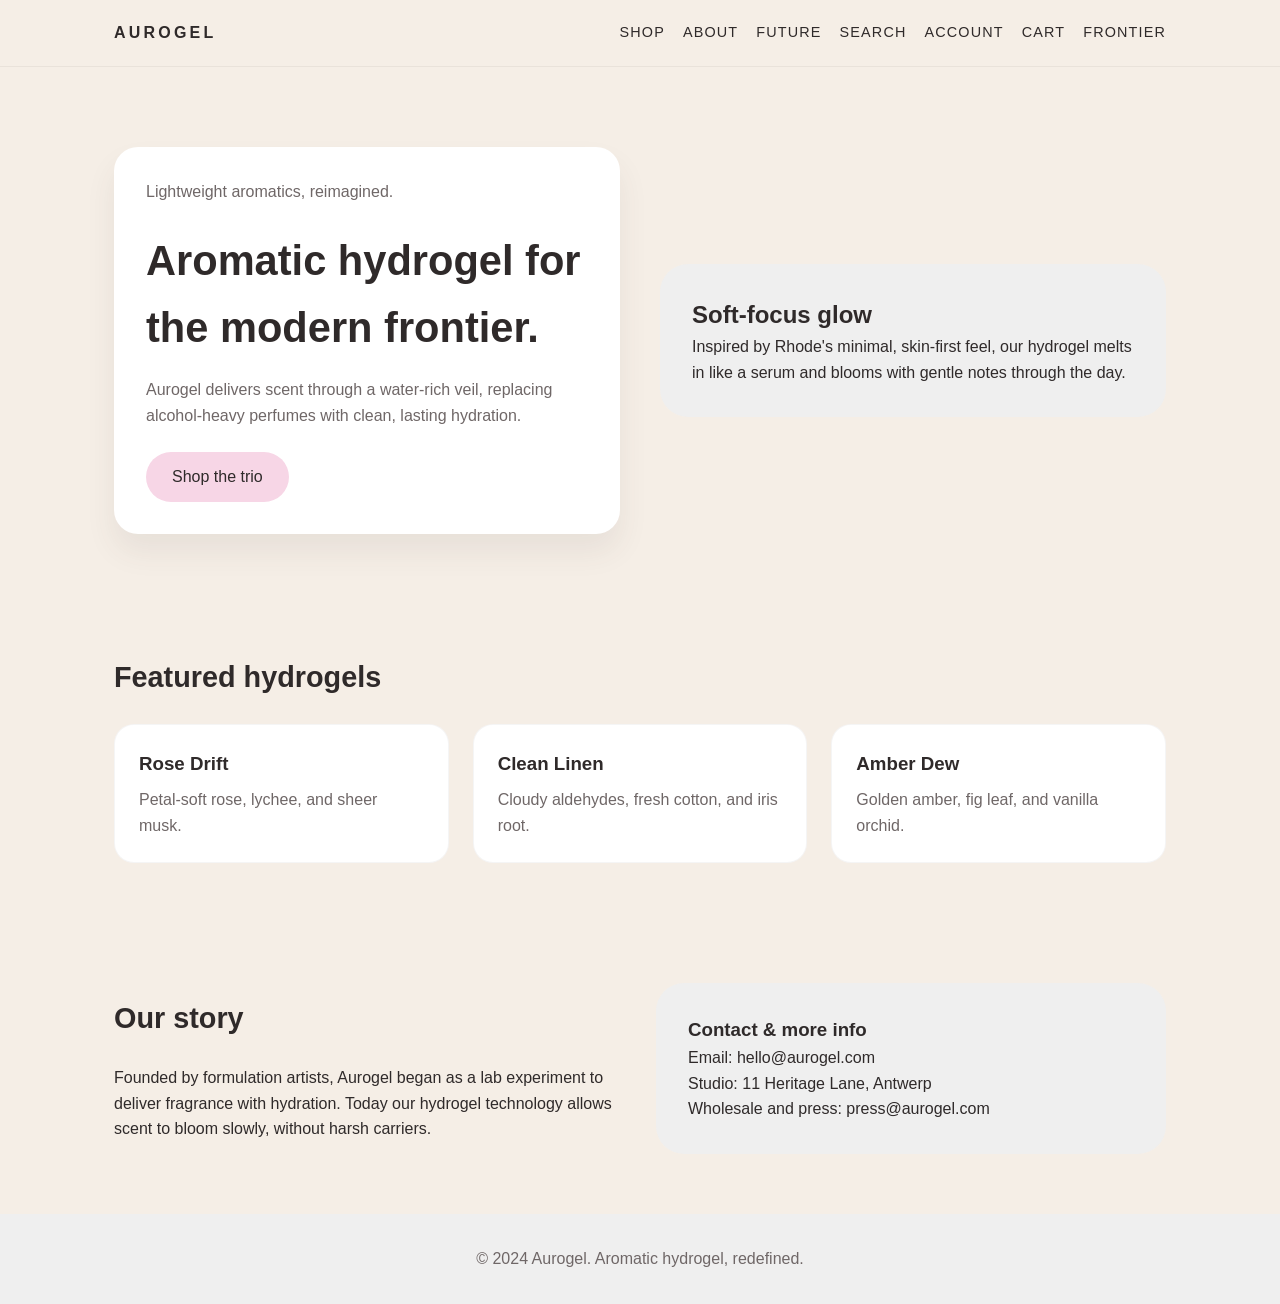
<file: index.html>
<!DOCTYPE html>
<html lang="en">
<head>
  <meta charset="UTF-8" />
  <meta name="viewport" content="width=device-width, initial-scale=1.0" />
  <title>Frontier | Aurogel</title>
  <link rel="stylesheet" href="styles.css" />
</head>
<body>
  <header>
    <nav>
      <div class="logo">Aurogel</div>
      <div class="nav-links">
        <a href="shop.html">Shop</a>
        <a href="about.html">About</a>
        <a href="future.html">Future</a>
        <a href="search.html">Search</a>
        <a href="account.html">Account</a>
        <a href="cart.html">Cart</a>
        <a href="index.html">Frontier</a>
      </div>
    </nav>
  </header>

  <main>
    <section class="hero">
      <div class="hero-card">
        <p>Lightweight aromatics, reimagined.</p>
        <h1>Aromatic hydrogel for the modern frontier.</h1>
        <p>
          Aurogel delivers scent through a water-rich veil, replacing alcohol-heavy
          perfumes with clean, lasting hydration.
        </p>
        <a class="button" href="shop.html">Shop the trio</a>
      </div>
      <div class="banner">
        <h2>Soft-focus glow</h2>
        <p>
          Inspired by Rhode's minimal, skin-first feel, our hydrogel melts in like
          a serum and blooms with gentle notes through the day.
        </p>
      </div>
    </section>

    <section class="section">
      <h2 class="section-title">Featured hydrogels</h2>
      <div class="card-grid">
        <div class="card">
          <h3>Rose Drift</h3>
          <p>Petal-soft rose, lychee, and sheer musk.</p>
        </div>
        <div class="card">
          <h3>Clean Linen</h3>
          <p>Cloudy aldehydes, fresh cotton, and iris root.</p>
        </div>
        <div class="card">
          <h3>Amber Dew</h3>
          <p>Golden amber, fig leaf, and vanilla orchid.</p>
        </div>
      </div>
    </section>

    <section class="section split">
      <div>
        <h2 class="section-title">Our story</h2>
        <p>
          Founded by formulation artists, Aurogel began as a lab experiment to
          deliver fragrance with hydration. Today our hydrogel technology allows
          scent to bloom slowly, without harsh carriers.
        </p>
      </div>
      <div class="banner">
        <h3>Contact & more info</h3>
        <p>Email: hello@aurogel.com</p>
        <p>Studio: 11 Heritage Lane, Antwerp</p>
        <p>Wholesale and press: press@aurogel.com</p>
      </div>
    </section>
  </main>

  <footer>
    <p>© 2024 Aurogel. Aromatic hydrogel, redefined.</p>
  </footer>
</body>
</html>
</file>
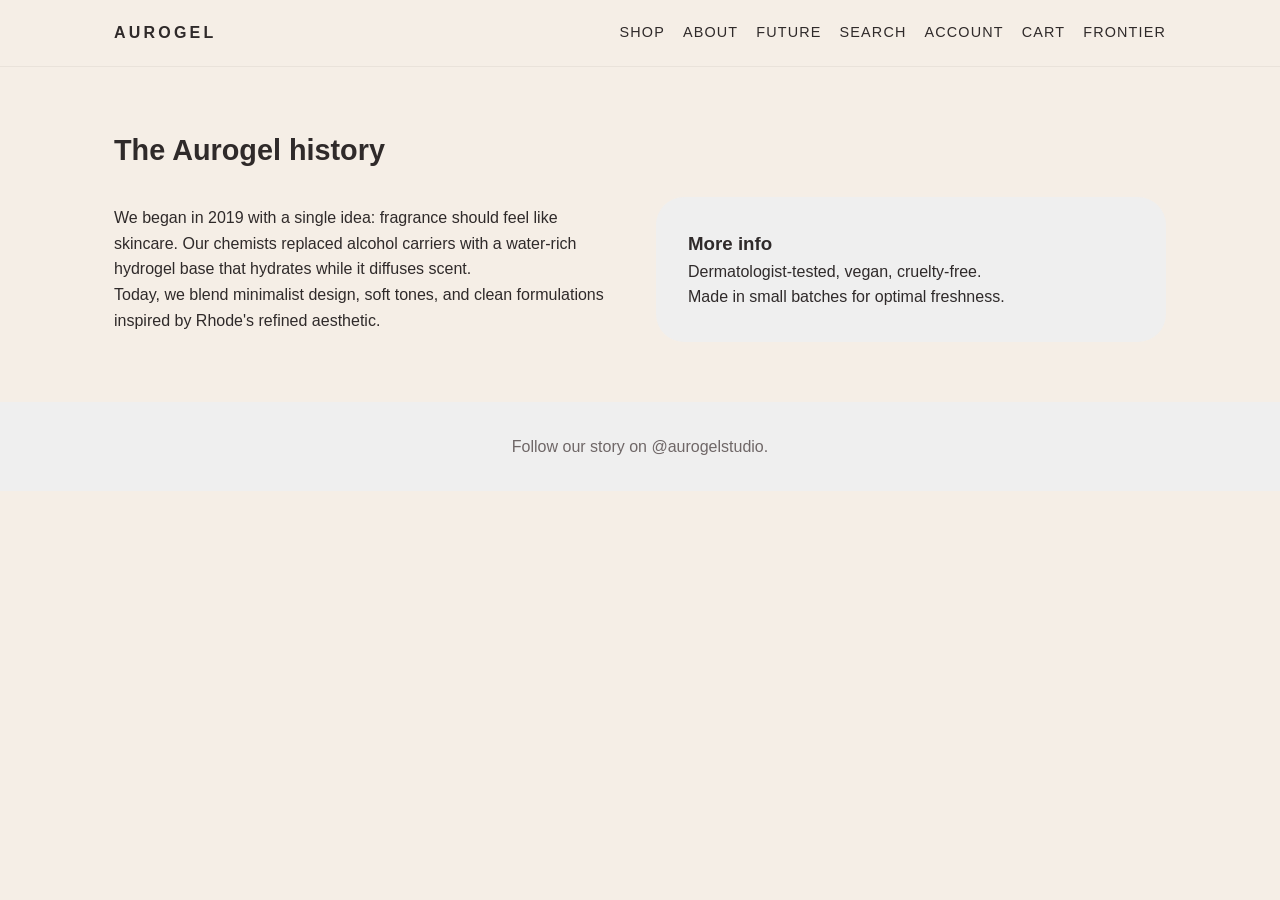
<file: about.html>
<!DOCTYPE html>
<html lang="en">
<head>
  <meta charset="UTF-8" />
  <meta name="viewport" content="width=device-width, initial-scale=1.0" />
  <title>About | Aurogel</title>
  <link rel="stylesheet" href="styles.css" />
</head>
<body>
  <header>
    <nav>
      <div class="logo">Aurogel</div>
      <div class="nav-links">
        <a href="shop.html">Shop</a>
        <a href="about.html">About</a>
        <a href="future.html">Future</a>
        <a href="search.html">Search</a>
        <a href="account.html">Account</a>
        <a href="cart.html">Cart</a>
        <a href="index.html">Frontier</a>
      </div>
    </nav>
  </header>

  <main class="section">
    <h1 class="section-title">The Aurogel history</h1>
    <div class="split">
      <div>
        <p>
          We began in 2019 with a single idea: fragrance should feel like
          skincare. Our chemists replaced alcohol carriers with a water-rich
          hydrogel base that hydrates while it diffuses scent.
        </p>
        <p>
          Today, we blend minimalist design, soft tones, and clean formulations
          inspired by Rhode's refined aesthetic.
        </p>
      </div>
      <div class="banner">
        <h3>More info</h3>
        <p>Dermatologist-tested, vegan, cruelty-free.</p>
        <p>Made in small batches for optimal freshness.</p>
      </div>
    </div>
  </main>

  <footer>
    <p>Follow our story on @aurogelstudio.</p>
  </footer>
</body>
</html>
</file>
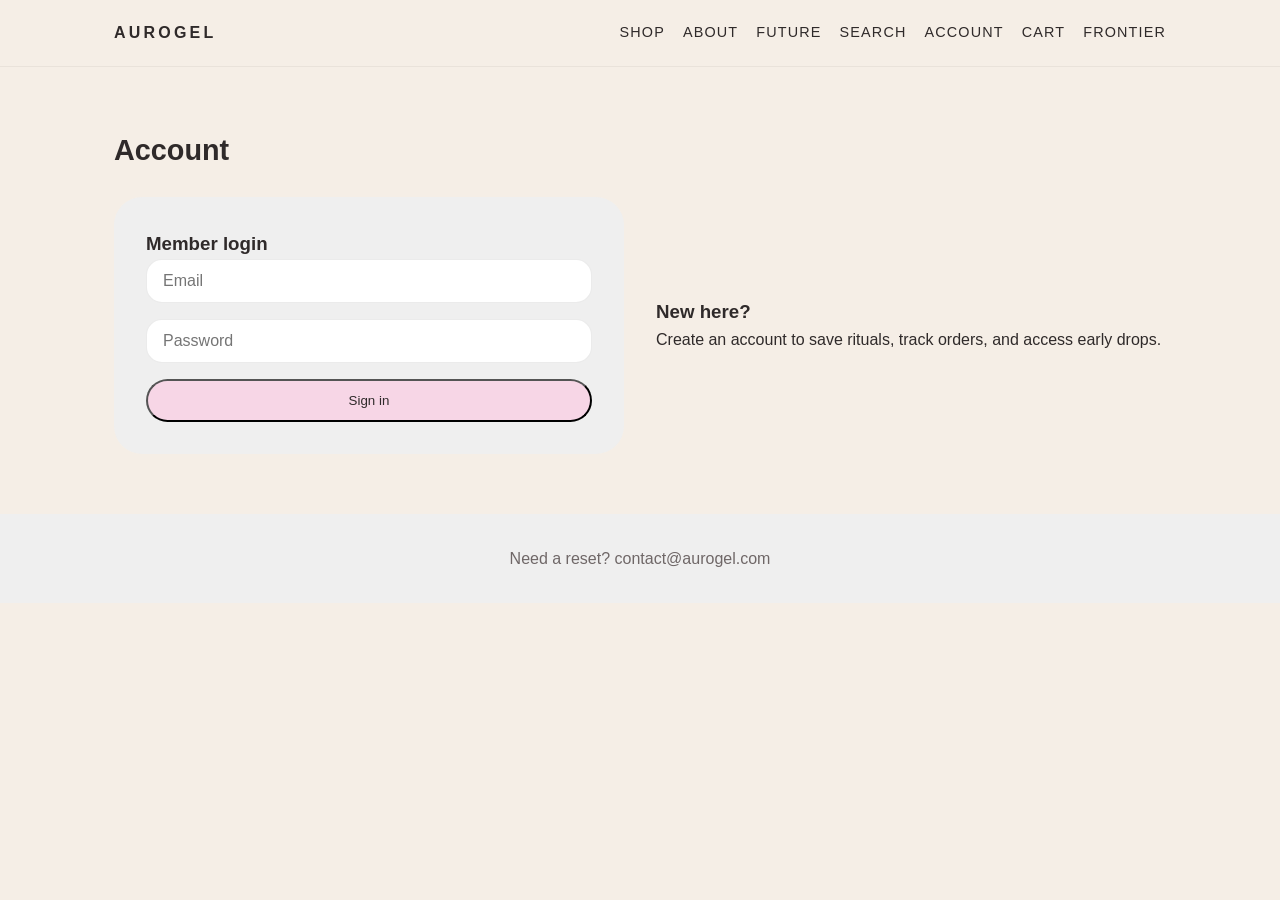
<file: account.html>
<!DOCTYPE html>
<html lang="en">
<head>
  <meta charset="UTF-8" />
  <meta name="viewport" content="width=device-width, initial-scale=1.0" />
  <title>Account | Aurogel</title>
  <link rel="stylesheet" href="styles.css" />
</head>
<body>
  <header>
    <nav>
      <div class="logo">Aurogel</div>
      <div class="nav-links">
        <a href="shop.html">Shop</a>
        <a href="about.html">About</a>
        <a href="future.html">Future</a>
        <a href="search.html">Search</a>
        <a href="account.html">Account</a>
        <a href="cart.html">Cart</a>
        <a href="index.html">Frontier</a>
      </div>
    </nav>
  </header>

  <main class="section">
    <h1 class="section-title">Account</h1>
    <div class="split">
      <div class="banner">
        <h3>Member login</h3>
        <form>
          <input type="email" placeholder="Email" />
          <input type="password" placeholder="Password" />
          <button class="button" type="submit">Sign in</button>
        </form>
      </div>
      <div>
        <h3>New here?</h3>
        <p>Create an account to save rituals, track orders, and access early drops.</p>
      </div>
    </div>
  </main>

  <footer>
    <p>Need a reset? contact@aurogel.com</p>
  </footer>
</body>
</html>
</file>
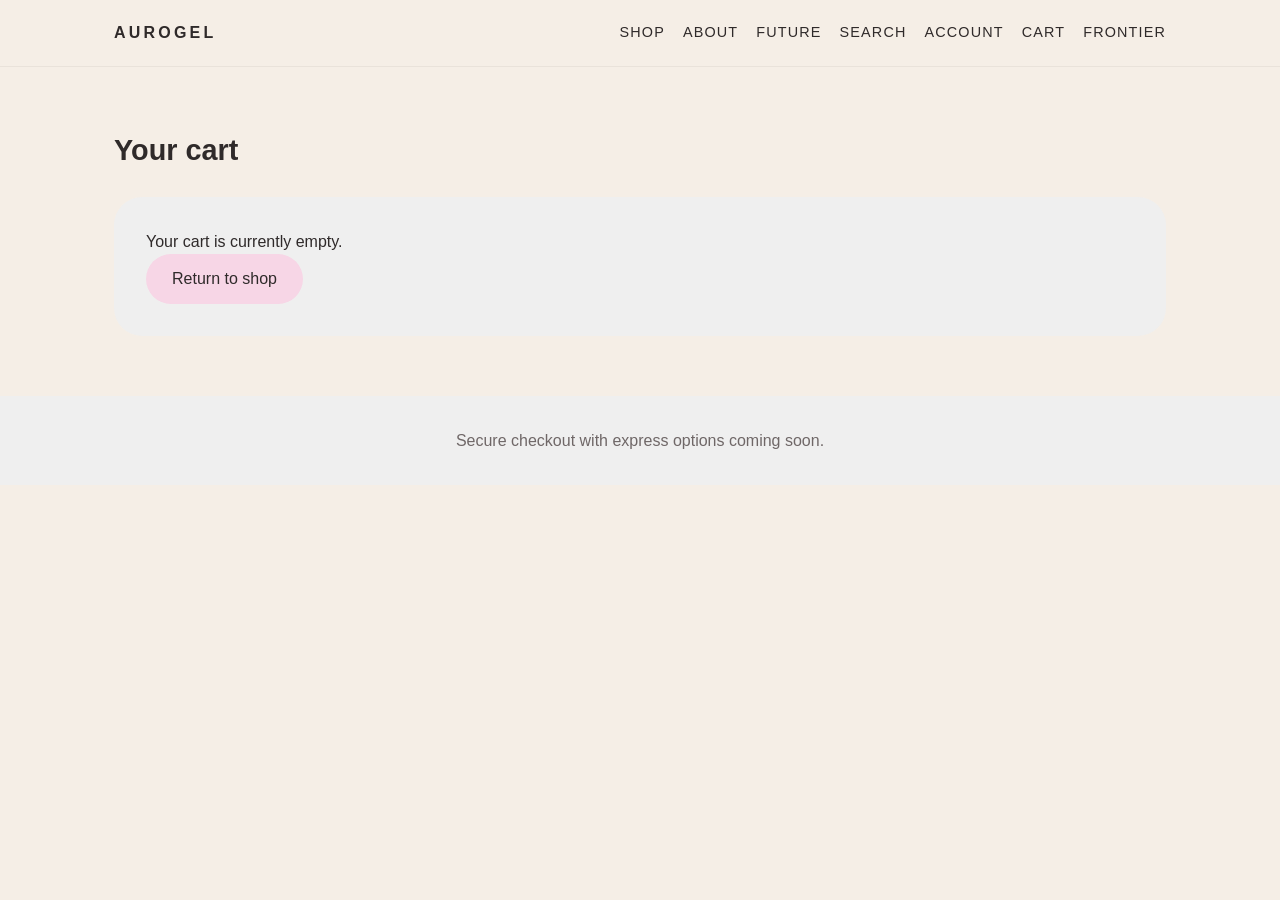
<file: cart.html>
<!DOCTYPE html>
<html lang="en">
<head>
  <meta charset="UTF-8" />
  <meta name="viewport" content="width=device-width, initial-scale=1.0" />
  <title>Cart | Aurogel</title>
  <link rel="stylesheet" href="styles.css" />
</head>
<body>
  <header>
    <nav>
      <div class="logo">Aurogel</div>
      <div class="nav-links">
        <a href="shop.html">Shop</a>
        <a href="about.html">About</a>
        <a href="future.html">Future</a>
        <a href="search.html">Search</a>
        <a href="account.html">Account</a>
        <a href="cart.html">Cart</a>
        <a href="index.html">Frontier</a>
      </div>
    </nav>
  </header>

  <main class="section">
    <h1 class="section-title">Your cart</h1>
    <div class="banner">
      <p>Your cart is currently empty.</p>
      <a class="button" href="shop.html">Return to shop</a>
    </div>
  </main>

  <footer>
    <p>Secure checkout with express options coming soon.</p>
  </footer>
</body>
</html>
</file>
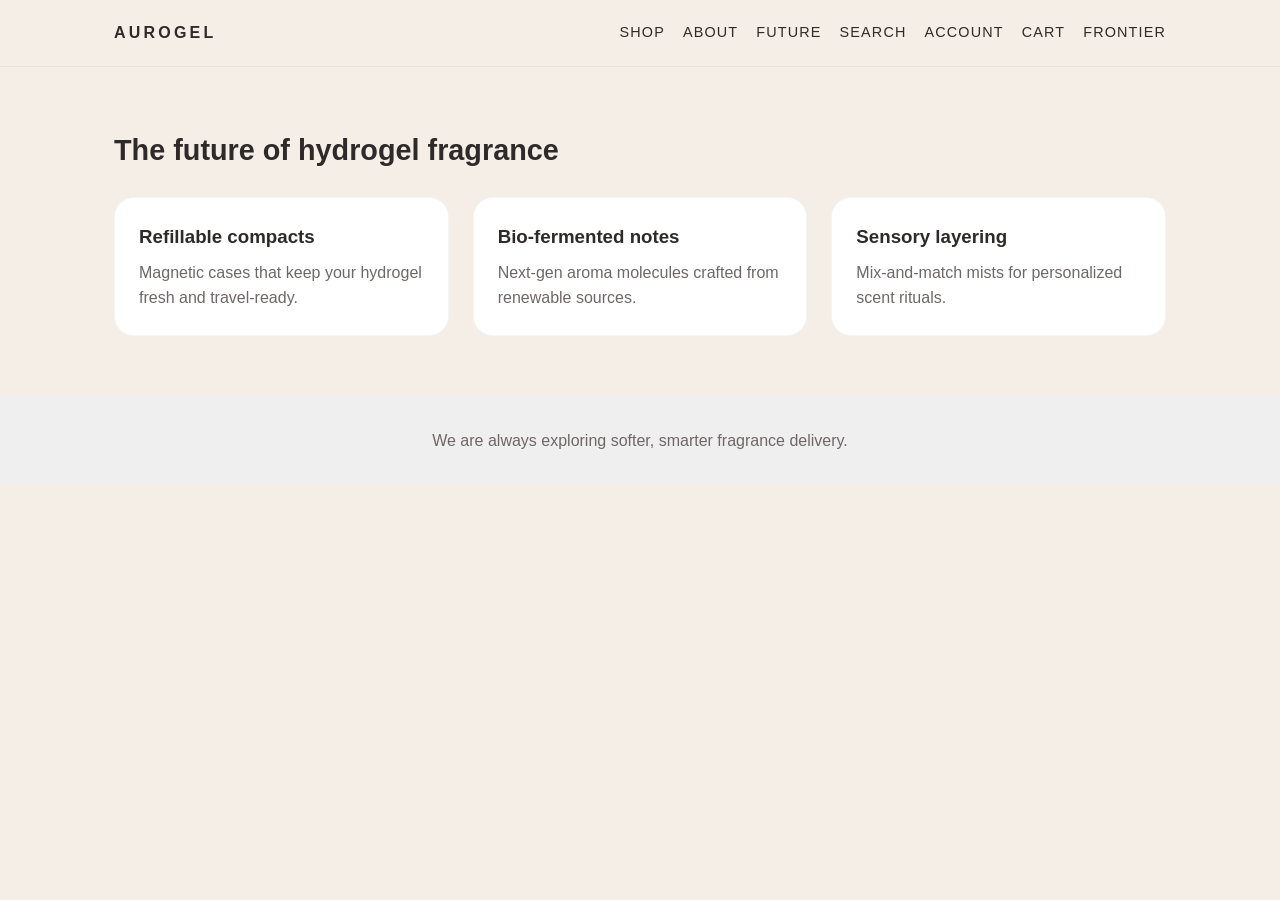
<file: future.html>
<!DOCTYPE html>
<html lang="en">
<head>
  <meta charset="UTF-8" />
  <meta name="viewport" content="width=device-width, initial-scale=1.0" />
  <title>Future | Aurogel</title>
  <link rel="stylesheet" href="styles.css" />
</head>
<body>
  <header>
    <nav>
      <div class="logo">Aurogel</div>
      <div class="nav-links">
        <a href="shop.html">Shop</a>
        <a href="about.html">About</a>
        <a href="future.html">Future</a>
        <a href="search.html">Search</a>
        <a href="account.html">Account</a>
        <a href="cart.html">Cart</a>
        <a href="index.html">Frontier</a>
      </div>
    </nav>
  </header>

  <main class="section">
    <h1 class="section-title">The future of hydrogel fragrance</h1>
    <div class="card-grid">
      <div class="card">
        <h3>Refillable compacts</h3>
        <p>Magnetic cases that keep your hydrogel fresh and travel-ready.</p>
      </div>
      <div class="card">
        <h3>Bio-fermented notes</h3>
        <p>Next-gen aroma molecules crafted from renewable sources.</p>
      </div>
      <div class="card">
        <h3>Sensory layering</h3>
        <p>Mix-and-match mists for personalized scent rituals.</p>
      </div>
    </div>
  </main>

  <footer>
    <p>We are always exploring softer, smarter fragrance delivery.</p>
  </footer>
</body>
</html>
</file>
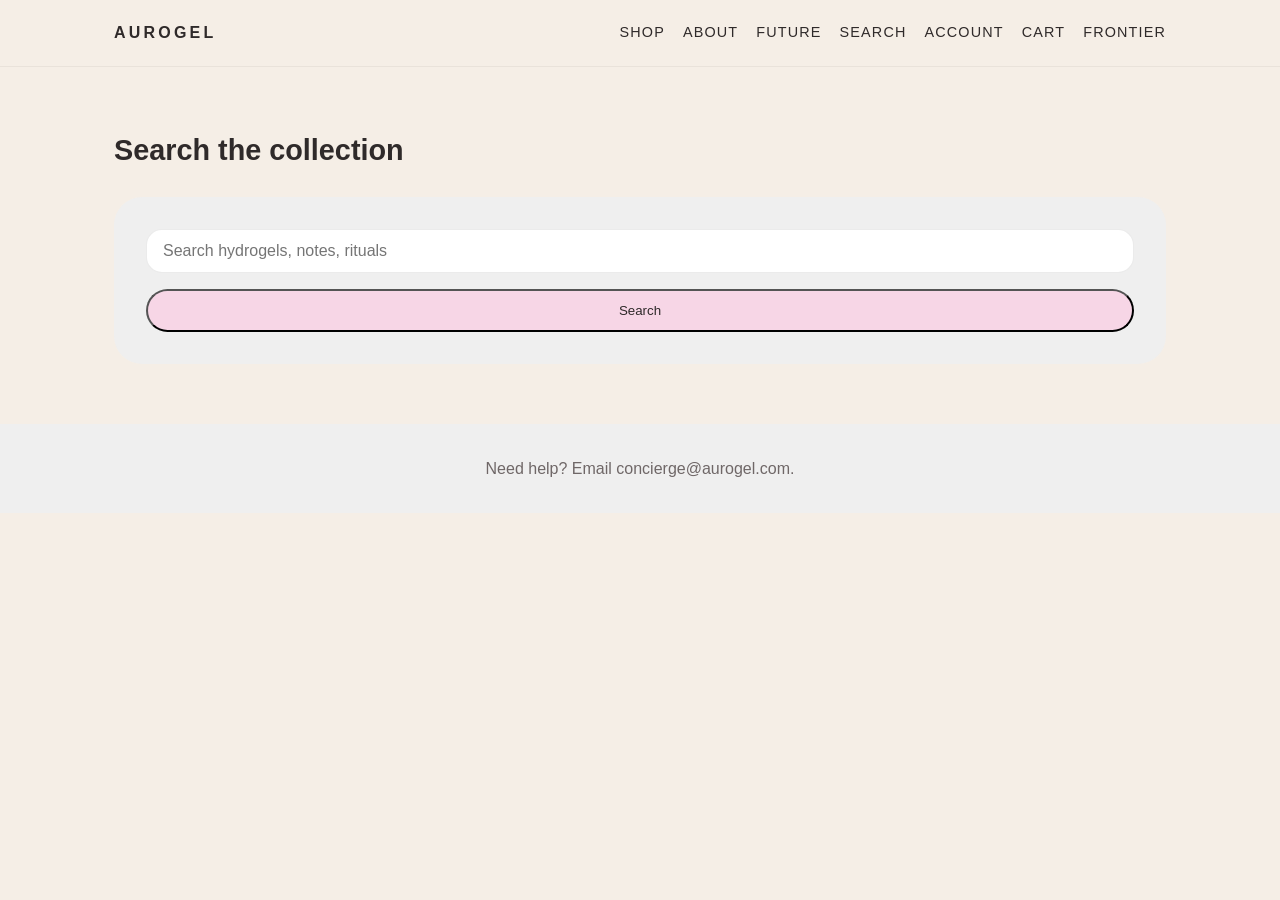
<file: search.html>
<!DOCTYPE html>
<html lang="en">
<head>
  <meta charset="UTF-8" />
  <meta name="viewport" content="width=device-width, initial-scale=1.0" />
  <title>Search | Aurogel</title>
  <link rel="stylesheet" href="styles.css" />
</head>
<body>
  <header>
    <nav>
      <div class="logo">Aurogel</div>
      <div class="nav-links">
        <a href="shop.html">Shop</a>
        <a href="about.html">About</a>
        <a href="future.html">Future</a>
        <a href="search.html">Search</a>
        <a href="account.html">Account</a>
        <a href="cart.html">Cart</a>
        <a href="index.html">Frontier</a>
      </div>
    </nav>
  </header>

  <main class="section">
    <h1 class="section-title">Search the collection</h1>
    <div class="banner">
      <form>
        <input type="text" placeholder="Search hydrogels, notes, rituals" />
        <button class="button" type="submit">Search</button>
      </form>
    </div>
  </main>

  <footer>
    <p>Need help? Email concierge@aurogel.com.</p>
  </footer>
</body>
</html>
</file>
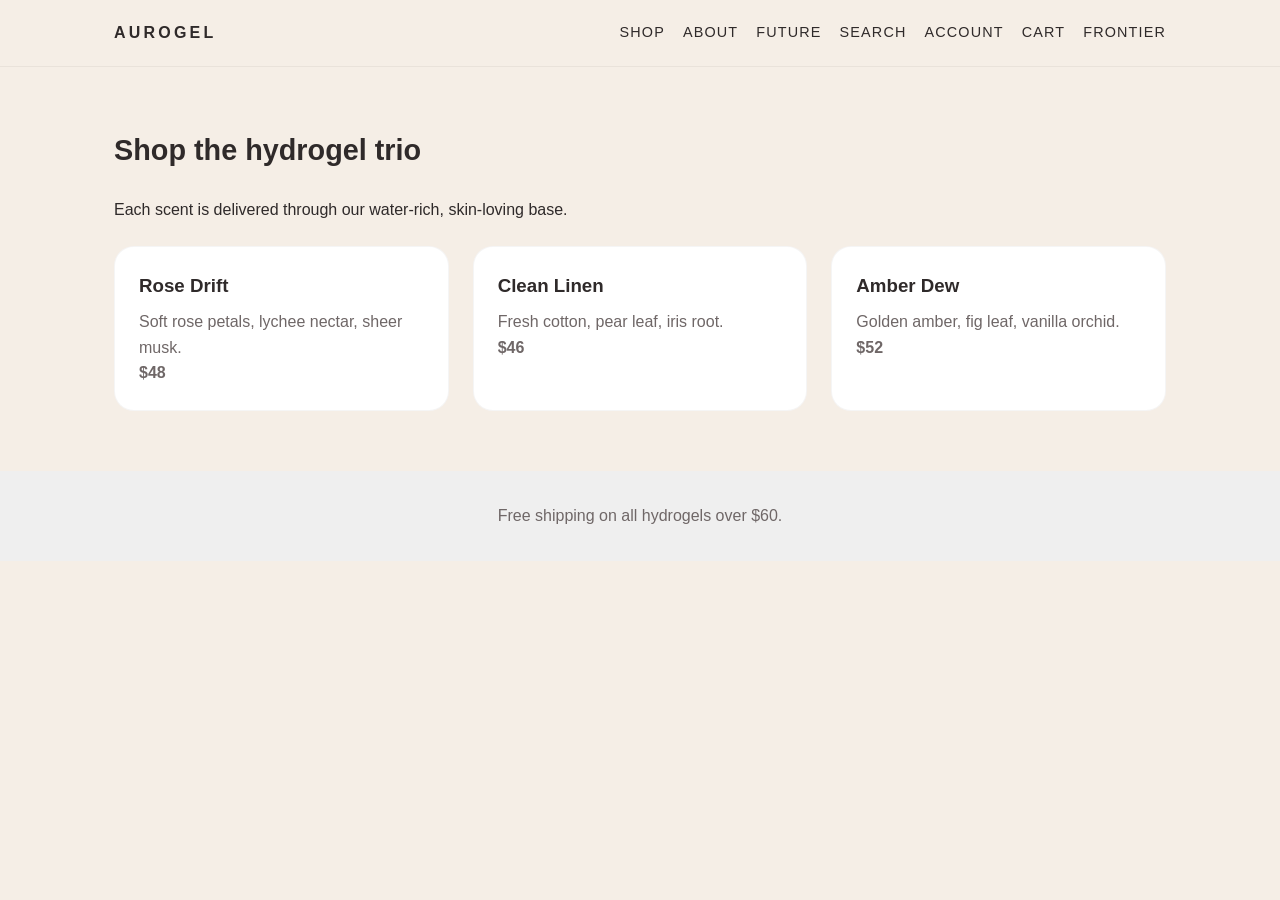
<file: shop.html>
<!DOCTYPE html>
<html lang="en">
<head>
  <meta charset="UTF-8" />
  <meta name="viewport" content="width=device-width, initial-scale=1.0" />
  <title>Shop | Aurogel</title>
  <link rel="stylesheet" href="styles.css" />
</head>
<body>
  <header>
    <nav>
      <div class="logo">Aurogel</div>
      <div class="nav-links">
        <a href="shop.html">Shop</a>
        <a href="about.html">About</a>
        <a href="future.html">Future</a>
        <a href="search.html">Search</a>
        <a href="account.html">Account</a>
        <a href="cart.html">Cart</a>
        <a href="index.html">Frontier</a>
      </div>
    </nav>
  </header>

  <main class="section">
    <h1 class="section-title">Shop the hydrogel trio</h1>
    <p>Each scent is delivered through our water-rich, skin-loving base.</p>
    <div class="card-grid" style="margin-top: 24px;">
      <div class="card">
        <h3>Rose Drift</h3>
        <p>Soft rose petals, lychee nectar, sheer musk.</p>
        <p><strong>$48</strong></p>
      </div>
      <div class="card">
        <h3>Clean Linen</h3>
        <p>Fresh cotton, pear leaf, iris root.</p>
        <p><strong>$46</strong></p>
      </div>
      <div class="card">
        <h3>Amber Dew</h3>
        <p>Golden amber, fig leaf, vanilla orchid.</p>
        <p><strong>$52</strong></p>
      </div>
    </div>
  </main>

  <footer>
    <p>Free shipping on all hydrogels over $60.</p>
  </footer>
</body>
</html>
</file>
<file: styles.css>
:root {
  --beige: #f5eee6;
  --grey: #efefef;
  --pink: #f7d6e6;
  --ink: #2f2a2a;
  --muted: #6f6767;
  --white: #ffffff;
  --accent: #d9a8b2;
}

* {
  box-sizing: border-box;
  margin: 0;
  padding: 0;
}

body {
  font-family: "Inter", "Helvetica Neue", sans-serif;
  color: var(--ink);
  background: var(--beige);
  line-height: 1.6;
}

header {
  position: sticky;
  top: 0;
  z-index: 10;
  background: rgba(245, 238, 230, 0.9);
  backdrop-filter: blur(10px);
  border-bottom: 1px solid rgba(0, 0, 0, 0.05);
}

nav {
  max-width: 1100px;
  margin: 0 auto;
  display: flex;
  align-items: center;
  justify-content: space-between;
  padding: 20px 24px;
}

.logo {
  font-weight: 600;
  letter-spacing: 0.2em;
  text-transform: uppercase;
}

.nav-links {
  display: flex;
  gap: 18px;
  flex-wrap: wrap;
}

.nav-links a {
  text-decoration: none;
  color: var(--ink);
  font-size: 0.9rem;
  text-transform: uppercase;
  letter-spacing: 0.08em;
}

.hero {
  max-width: 1100px;
  margin: 0 auto;
  padding: 80px 24px 60px;
  display: grid;
  grid-template-columns: repeat(auto-fit, minmax(260px, 1fr));
  gap: 40px;
  align-items: center;
}

.hero-card {
  background: var(--white);
  padding: 32px;
  border-radius: 24px;
  box-shadow: 0 18px 30px rgba(80, 60, 60, 0.08);
}

.hero-card h1 {
  font-size: 2.6rem;
  margin-bottom: 16px;
}

.hero-card p {
  color: var(--muted);
  margin-bottom: 24px;
}

.button {
  display: inline-block;
  padding: 12px 26px;
  border-radius: 999px;
  background: var(--pink);
  color: var(--ink);
  text-decoration: none;
  font-weight: 500;
}

.section {
  max-width: 1100px;
  margin: 0 auto;
  padding: 60px 24px;
}

.section-title {
  font-size: 1.8rem;
  margin-bottom: 24px;
}

.card-grid {
  display: grid;
  grid-template-columns: repeat(auto-fit, minmax(240px, 1fr));
  gap: 24px;
}

.card {
  background: var(--white);
  padding: 24px;
  border-radius: 20px;
  border: 1px solid rgba(0, 0, 0, 0.04);
}

.card h3 {
  margin-bottom: 8px;
}

.card p {
  color: var(--muted);
}

.split {
  display: grid;
  grid-template-columns: repeat(auto-fit, minmax(280px, 1fr));
  gap: 32px;
  align-items: center;
}

.banner {
  background: var(--grey);
  border-radius: 28px;
  padding: 32px;
}

footer {
  background: var(--grey);
  padding: 32px 24px;
  text-align: center;
  color: var(--muted);
}

form {
  display: grid;
  gap: 16px;
}

input,
textarea {
  padding: 12px 16px;
  border-radius: 16px;
  border: 1px solid rgba(0, 0, 0, 0.08);
  font-size: 1rem;
}

@media (max-width: 720px) {
  nav {
    flex-direction: column;
    align-items: flex-start;
    gap: 16px;
  }

  .hero-card h1 {
    font-size: 2.1rem;
  }
}
</file>
